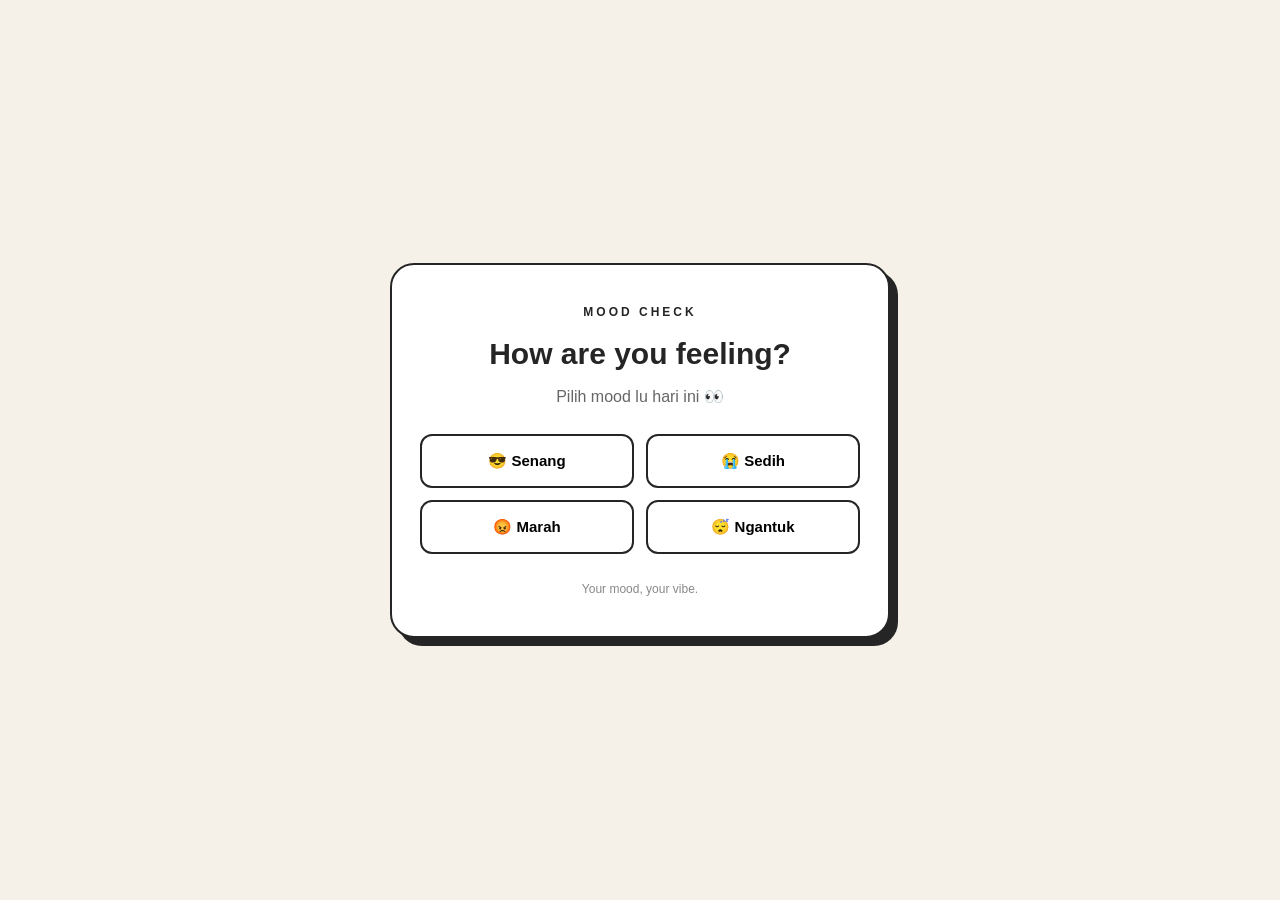
<file: palette-lab/index.html>
<!doctype html>
<html lang="id">
  <head>
    <meta charset="UTF-8" />
    <meta name="viewport" content="width=device-width, initial-scale=1.0" />
    <title>Mood Switcher</title>
    <link rel="stylesheet" href="style.css" />
    <script src="script.js" defer></script>
  </head>
  <body>
    <main class="container">
      <audio id="music"></audio>

      <p class="label">MOOD CHECK</p>
      <h1>How are you feeling?</h1>
      <p id="mood-text">Pilih mood lu hari ini 👀</p>

      <div class="mood-buttons">
        <button id="happy">😎 Senang</button>
        <button id="sad">😭 Sedih</button>
        <button id="angry">😡 Marah</button>
        <button id="sleepy">😴 Ngantuk</button>
      </div>

      <p class="footer">Your mood, your vibe.</p>
    </main>
  </body>
</html>
</file>
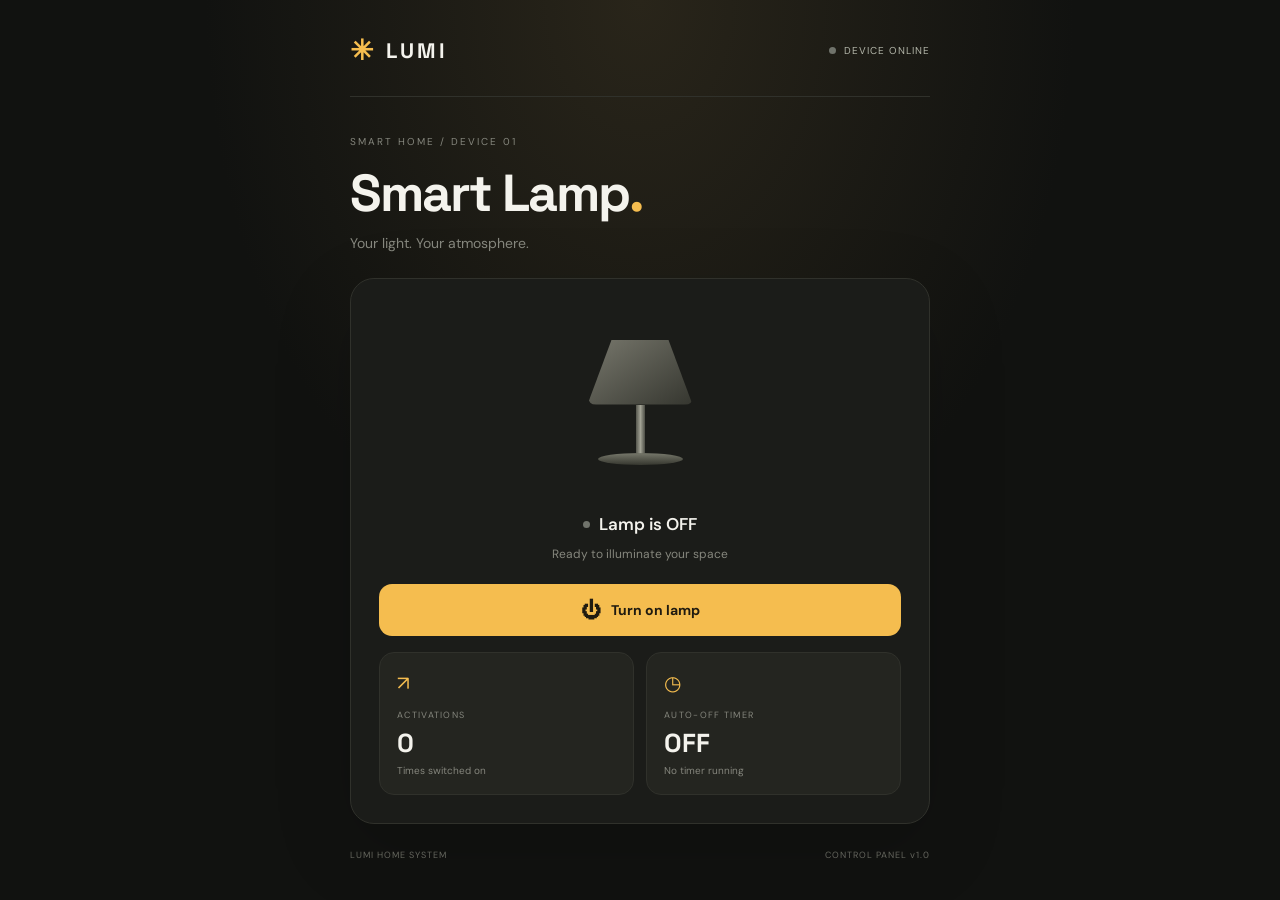
<file: smart lap/index.html>
<!doctype html>
<html lang="id">
  <head>
    <meta charset="UTF-8" />
    <meta name="viewport" content="width=device-width, initial-scale=1.0" />
    <title>LUMI — Smart Lamp</title>
    <link rel="stylesheet" href="style.css" />
    <script src="script.js" defer></script>
  </head>
  <body>
    <main class="app">
      <nav class="navbar">
        <a href="#" class="brand">
          <span class="brand-icon">✳</span>
          LUMI
        </a>
        <span class="device-online">
          <span class="online-dot"></span>
          DEVICE ONLINE
        </span>
      </nav>

      <header class="hero">
        <p class="eyebrow">SMART HOME / DEVICE 01</p>
        <h1>Smart Lamp<span>.</span></h1>
        <p class="subtitle">Your light. Your atmosphere.</p>
      </header>

      <section class="lamp-card">
        <div class="lamp-visual" id="lampu">
          <div class="glow"></div>
          <div class="lamp-shade"></div>
          <div class="lamp-neck"></div>
          <div class="lamp-base"></div>
        </div>

        <div class="lamp-info">
          <span class="status-indicator" id="status-dot"></span>
          <h2 id="status">Lamp is OFF</h2>
          <p id="description">Ready to illuminate your space</p>
        </div>

        <button class="power-button" id="tombol" type="button">
          <span>⏻</span>
          <span id="button-text">Turn on lamp</span>
        </button>

        <div class="stats">
          <article class="stat-card">
            <span class="stat-icon">↗</span>
            <p class="stat-label">ACTIVATIONS</p>
            <h3 id="jumlah">0</h3>
            <p class="stat-caption">Times switched on</p>
          </article>

          <article class="stat-card">
            <span class="stat-icon">◷</span>
            <p class="stat-label">AUTO-OFF TIMER</p>
            <h3 id="timer-status">OFF</h3>
            <p class="stat-caption" id="timer-caption">No timer running</p>
          </article>
        </div>
      </section>

      <footer>
        <span>LUMI HOME SYSTEM</span>
        <span>CONTROL PANEL v1.0</span>
      </footer>
    </main>
  </body>
</html>
</file>
<file: palette-lab/style.css>
* {
  box-sizing: border-box;
  margin: 0;
  padding: 0;
}

body {
  min-height: 100vh;
  display: flex;
  justify-content: center;
  align-items: center;
  font-family: Arial, sans-serif;
  background: #f5f0e8;
  color: #252525;
  transition: background 0.3s;
}

.container {
  width: min(90%, 500px);
  padding: 40px 28px;
  background: white;
  border: 2px solid #252525;
  border-radius: 24px;
  text-align: center;
  box-shadow: 8px 8px 0 #252525;
}

.label {
  font-size: 12px;
  font-weight: bold;
  letter-spacing: 3px;
  margin-bottom: 18px;
}

h1 {
  font-size: 30px;
  margin-bottom: 16px;
}

#mood-text {
  margin-bottom: 28px;
  color: #666;
}

.mood-buttons {
  display: grid;
  grid-template-columns: 1fr 1fr;
  gap: 12px;
}

button {
  padding: 16px 10px;
  border: 2px solid #252525;
  border-radius: 12px;
  background: white;
  font-size: 15px;
  font-weight: bold;
  cursor: pointer;
  transition: transform 0.2s;
}

button:hover {
  transform: translateY(-3px);
}

.footer {
  margin-top: 28px;
  font-size: 12px;
  color: #888;
}
</file>
<file: smart lap/style.css>
@import url('https://fonts.googleapis.com/css2?family=DM+Sans:wght@400;500;600;700&family=Space+Grotesk:wght@400;500;600;700&display=swap');

:root {
  --bg: #111210;
  --card: #1b1c19;
  --card-light: #242520;
  --text: #f4f3ed;
  --muted: #85867d;
  --accent: #f5bd4f;
  --border: #30312b;
}

* {
  margin: 0;
  padding: 0;
  box-sizing: border-box;
}

body {
  min-height: 100vh;
  background:
    radial-gradient(ellipse at 50% 0%, #29251a 0%, transparent 48%),
    var(--bg);
  color: var(--text);
  font-family: 'DM Sans', sans-serif;
  display: flex;
  justify-content: center;
  padding: 32px 20px;
}

.app {
  width: 100%;
  max-width: 580px;
}

.navbar {
  display: flex;
  align-items: center;
  justify-content: space-between;
  padding-bottom: 28px;
  border-bottom: 1px solid var(--border);
}

.brand {
  display: flex;
  align-items: center;
  gap: 10px;
  text-decoration: none;
  color: var(--text);
  font-family: 'Space Grotesk', sans-serif;
  font-size: 21px;
  font-weight: 700;
  letter-spacing: 3px;
}

.brand-icon {
  color: var(--accent);
  font-size: 28px;
}

.device-online {
  display: flex;
  align-items: center;
  gap: 8px;
  color: #b3b6a9;
  font-size: 10px;
  letter-spacing: 1px;
}

.online-dot,
.status-indicator {
  width: 7px;
  height: 7px;
  border-radius: 50%;
  background: #70736b;
}

.hero {
  padding: 38px 0 26px;
}

.eyebrow {
  color: var(--muted);
  font-size: 10px;
  letter-spacing: 2px;
  margin-bottom: 12px;
}

.hero h1 {
  font-family: 'Space Grotesk', sans-serif;
  font-size: clamp(36px, 8vw, 52px);
  letter-spacing: -2px;
}

.hero h1 span {
  color: var(--accent);
}

.subtitle {
  margin-top: 8px;
  color: var(--muted);
  font-size: 14px;
}

.lamp-card {
  background: var(--card);
  border: 1px solid var(--border);
  border-radius: 24px;
  padding: 28px;
  text-align: center;
  box-shadow: 0 25px 80px #00000025;
}

.lamp-visual {
  height: 190px;
  position: relative;
  display: flex;
  flex-direction: column;
  align-items: center;
  justify-content: center;
  margin-bottom: 16px;
}

.glow {
  position: absolute;
  width: 180px;
  height: 140px;
  top: 15px;
  background: var(--accent);
  filter: blur(65px);
  opacity: 0;
  transition: opacity 0.4s ease;
}

.lamp-shade {
  width: 105px;
  height: 65px;
  background: linear-gradient(145deg, #77776c, #35362f);
  clip-path: polygon(23% 0, 77% 0, 100% 100%, 0 100%);
  border-radius: 8px;
  z-index: 1;
  transition: background 0.3s ease;
}

.lamp-neck {
  width: 9px;
  height: 48px;
  background: linear-gradient(90deg, #55564d, #a2a294, #4c4d45);
}

.lamp-base {
  width: 85px;
  height: 12px;
  background: linear-gradient(#77786b, #36372f);
  border-radius: 50%;
}

.lamp-visual.menyala .glow {
  opacity: 0.55;
}

.lamp-visual.menyala .lamp-shade {
  background: linear-gradient(145deg, #ffe5a0, #dba53b);
  box-shadow: 0 0 28px #f5bd4f50;
}

.lamp-info {
  display: flex;
  align-items: center;
  justify-content: center;
  gap: 9px;
  flex-wrap: wrap;
}

.lamp-info h2 {
  font-size: 17px;
  font-weight: 600;
}

.lamp-info p {
  flex-basis: 100%;
  color: var(--muted);
  font-size: 12px;
  margin-top: 2px;
}

.lamp-info:has(#status:not(:empty)) {
  margin-bottom: 22px;
}

.lamp-card:has(.menyala) .status-indicator {
  background: var(--accent);
  box-shadow: 0 0 10px #f5bd4f80;
}

.power-button {
  width: 100%;
  min-height: 52px;
  border: none;
  border-radius: 13px;
  background: var(--accent);
  color: #201b10;
  font: inherit;
  font-size: 14px;
  font-weight: 700;
  cursor: pointer;
  display: flex;
  align-items: center;
  justify-content: center;
  gap: 10px;
  transition: transform 0.2s, background 0.2s;
}

.power-button:hover {
  background: #ffd276;
  transform: translateY(-2px);
}

.power-button:active {
  transform: scale(0.98);
}

.power-button span:first-child {
  font-size: 20px;
}

.stats {
  display: grid;
  grid-template-columns: 1fr 1fr;
  gap: 12px;
  margin-top: 16px;
}

.stat-card {
  text-align: left;
  background: var(--card-light);
  border: 1px solid var(--border);
  border-radius: 15px;
  padding: 17px;
}

.stat-icon {
  color: var(--accent);
  font-size: 20px;
}

.stat-label {
  color: var(--muted);
  font-size: 9px;
  letter-spacing: 1.3px;
  margin-top: 13px;
}

.stat-card h3 {
  font-family: 'Space Grotesk', sans-serif;
  font-size: 26px;
  margin-top: 5px;
}

.stat-caption {
  color: var(--muted);
  font-size: 10px;
  margin-top: 4px;
}

footer {
  display: flex;
  justify-content: space-between;
  gap: 10px;
  color: #65665e;
  font-size: 9px;
  letter-spacing: 1px;
  margin-top: 25px;
}

@media (max-width: 420px) {
  body {
    padding: 22px 14px;
  }

  .lamp-card {
    padding: 20px 16px;
  }

  .stat-card {
    padding: 13px;
  }

  .device-online {
    font-size: 8px;
  }
}
</file>
